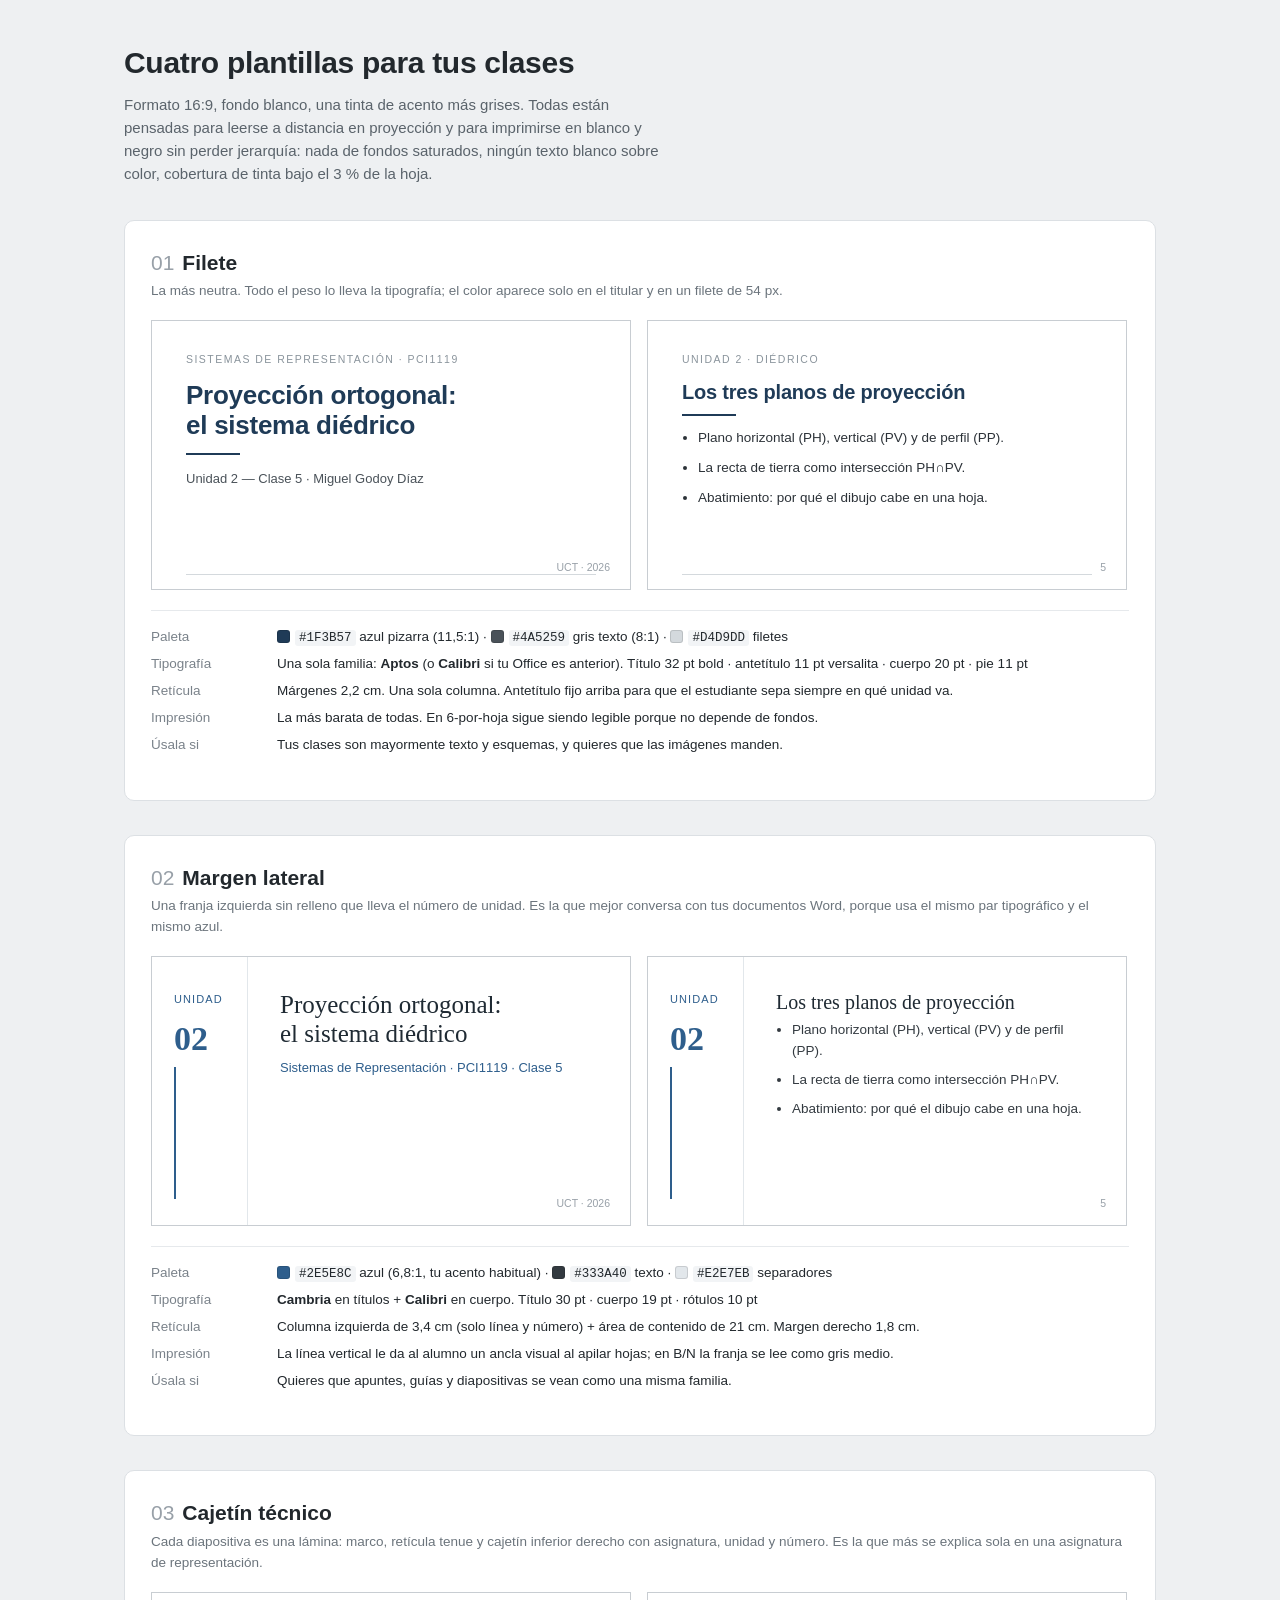
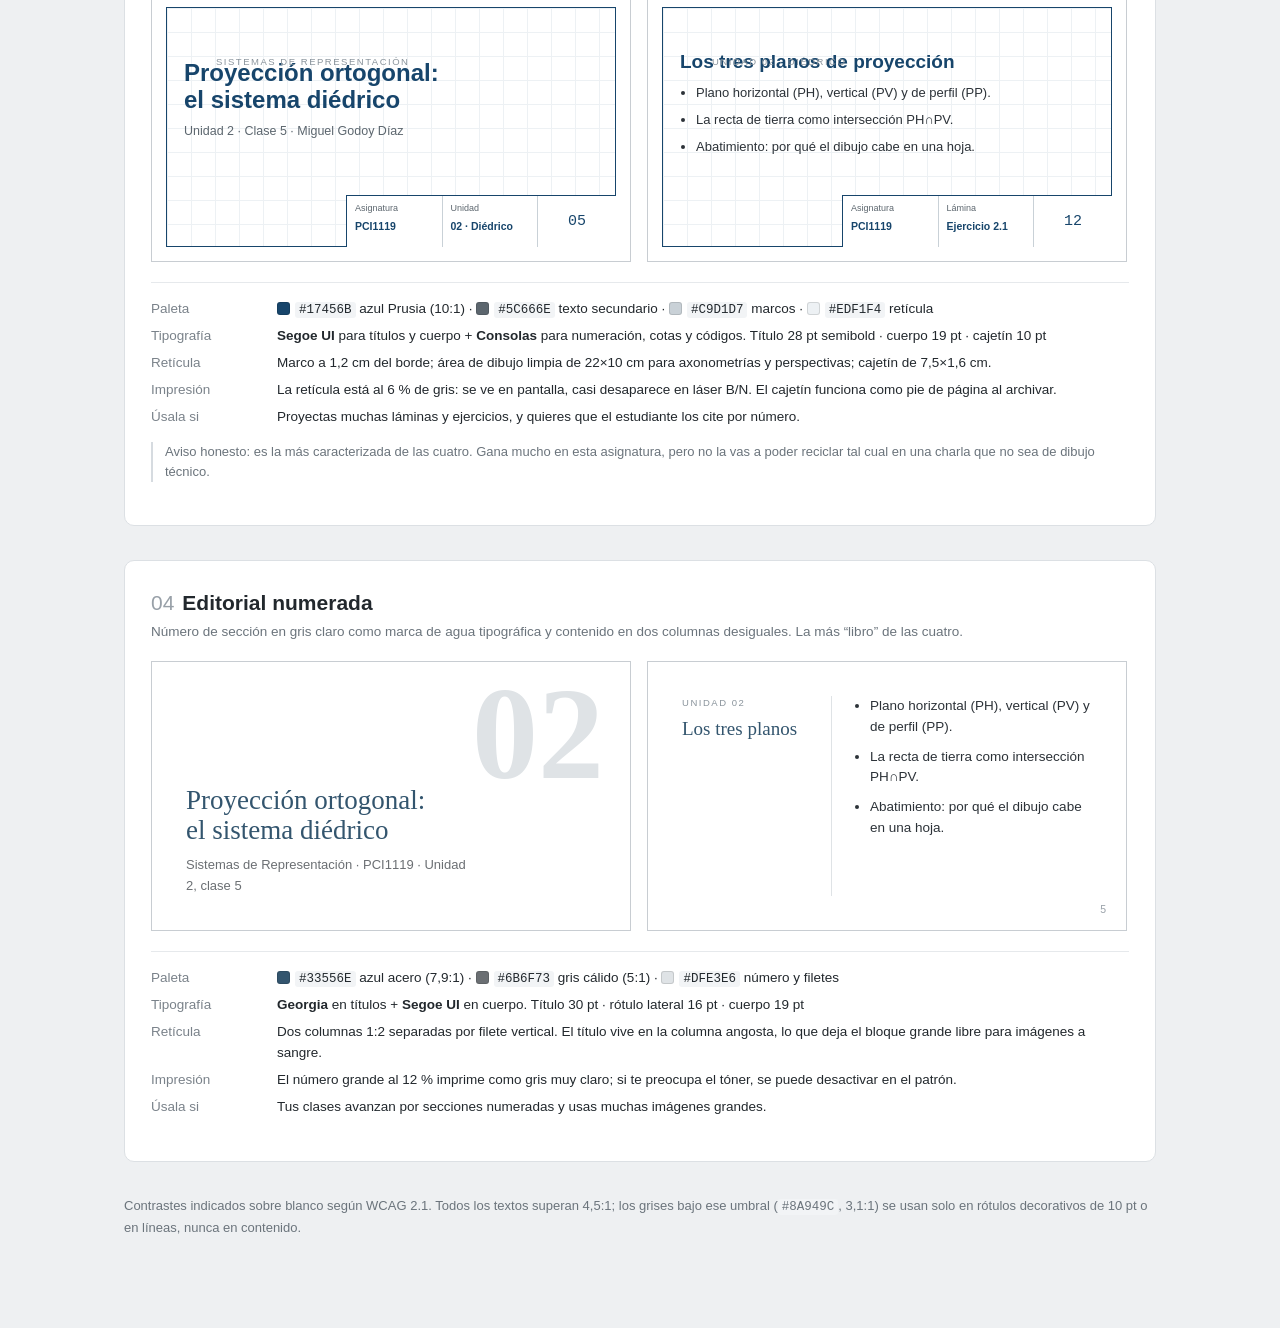
<file: 2_Clases/Estilos/Propuestas_plantillas_4_disenos.html>
<!DOCTYPE html>
<html lang="es">
<head>
<meta charset="utf-8">
<meta name="viewport" content="width=device-width, initial-scale=1">
<title>Plantillas de clase — 4 propuestas</title>
<style>
:root{ --ui:-apple-system,"Segoe UI",Roboto,Helvetica,Arial,sans-serif; }
*{box-sizing:border-box}
body{margin:0;background:#EEF0F2;font-family:var(--ui);color:#22282D;line-height:1.55}
.wrap{max-width:1080px;margin:0 auto;padding:40px 24px 80px}
h1{font-size:30px;margin:0 0 6px;letter-spacing:-.01em}
.lead{color:#5A636B;margin:0 0 34px;max-width:66ch;font-size:15px}
.card{background:#fff;border:1px solid #DCE0E4;border-radius:10px;padding:26px 26px 30px;margin-bottom:34px}
.card h2{font-size:21px;margin:0 0 2px}
.card h2 .n{color:#98A0A8;font-weight:400;margin-right:8px}
.tag{color:#6B747C;font-size:13.5px;margin:0 0 18px}
.slides{display:flex;gap:16px;flex-wrap:wrap;margin-bottom:20px}
.sl{width:480px;height:270px;background:#fff;border:1px solid #C8CDD2;position:relative;overflow:hidden;flex:0 0 auto}
.meta{display:grid;grid-template-columns:112px 1fr;gap:6px 14px;font-size:13.5px;border-top:1px solid #E6E9EC;padding-top:16px}
.meta dt{color:#7A828A}
.meta dd{margin:0}
.sw{display:inline-block;width:13px;height:13px;border-radius:3px;vertical-align:-2px;margin-right:5px;border:1px solid rgba(0,0,0,.12)}
code{font-family:ui-monospace,Consolas,monospace;font-size:12.5px;background:#F2F4F6;padding:1px 4px;border-radius:3px}
.note{font-size:13px;color:#6B747C;margin-top:14px;border-left:2px solid #D6DBE0;padding-left:12px}
.foot{font-size:13px;color:#6B747C;margin-top:30px}

/* ---------- A: Filete ---------- */
.A{font-family:var(--ui);padding:30px 34px}
.A .t{color:#1F3B57;font-size:26px;font-weight:700;letter-spacing:-.01em;line-height:1.15}
.A .rule{height:2px;background:#1F3B57;width:54px;margin:12px 0 14px}
.A .s{color:#4A5259;font-size:13px}
.A .kicker{color:#8A949C;font-size:10.5px;letter-spacing:.14em;text-transform:uppercase;margin-bottom:14px}
.A ul{margin:0;padding-left:16px;color:#2C3238;font-size:13.5px}
.A li{margin-bottom:9px}
.A .pg{position:absolute;bottom:14px;right:20px;color:#98A0A8;font-size:10.5px}
.A .hl{position:absolute;bottom:14px;left:34px;right:34px;height:1px;background:#D4D9DD}

/* ---------- B: Margen lateral ---------- */
.B{font-family:Cambria,Georgia,serif}
.B .col{position:absolute;left:0;top:0;bottom:0;width:96px;border-right:1px solid #E2E7EB}
.B .col .u{position:absolute;left:22px;top:34px;color:#2E5E8C;font-size:11px;letter-spacing:.1em;font-family:var(--ui);text-transform:uppercase}
.B .col .num{position:absolute;left:22px;top:56px;color:#2E5E8C;font-size:34px;font-weight:700}
.B .col .bar{position:absolute;left:22px;bottom:26px;width:2px;top:110px;background:#2E5E8C}
.B .body{margin-left:96px;padding:34px 32px 30px}
.B .t{color:#1F2A33;font-size:25px;line-height:1.15}
.B .s{color:#2E5E8C;font-size:13px;font-family:var(--ui);margin-top:10px}
.B p,.B li{font-family:Calibri,var(--ui);font-size:13.5px;color:#333A40}
.B ul{margin:6px 0 0;padding-left:16px}
.B li{margin-bottom:8px}
.B .pg{position:absolute;bottom:14px;right:20px;color:#98A0A8;font-size:10.5px;font-family:var(--ui)}

/* ---------- C: Cajetín técnico ---------- */
.C{font-family:"Segoe UI",var(--ui);padding:16px}
.C .frame{position:absolute;inset:14px;border:1px solid #17456B}
.C .grid{position:absolute;inset:15px;background-image:linear-gradient(#EDF1F4 1px,transparent 1px),linear-gradient(90deg,#EDF1F4 1px,transparent 1px);background-size:24px 24px}
.C .area{position:absolute;left:32px;right:32px;top:40px;bottom:74px}
.C .t{color:#17456B;font-size:24px;font-weight:600;line-height:1.15}
.C .s{color:#5C666E;font-size:12.5px;margin-top:8px}
.C ul{margin:10px 0 0;padding-left:16px;color:#2C3238;font-size:13px}
.C li{margin-bottom:7px}
.C .cj{position:absolute;right:14px;bottom:14px;height:52px;width:270px;border-left:1px solid #17456B;border-top:1px solid #17456B;display:grid;grid-template-columns:1fr 1fr 78px;font-size:9px;color:#5C666E;background:#fff}
.C .cj div{border-right:1px solid #C9D1D7;padding:6px 8px}
.C .cj div:last-child{border-right:0;color:#17456B;font-family:Consolas,ui-monospace,monospace;font-size:15px;display:flex;align-items:center;justify-content:center}
.C .cj b{display:block;color:#17456B;font-size:10.5px;font-weight:600;margin-top:2px}
.C .lbl{position:absolute;left:32px;top:22px;color:#8A949C;font-size:9.5px;letter-spacing:.16em;text-transform:uppercase}

/* ---------- D: Editorial numerada ---------- */
.D{font-family:"Segoe UI",var(--ui)}
.D .big{position:absolute;right:26px;top:6px;font-family:Georgia,serif;font-size:132px;color:#DFE3E6;line-height:1;font-weight:700}
.D .in{position:absolute;left:34px;right:34px;top:34px;bottom:34px}
.D .t{font-family:Georgia,serif;color:#33556E;font-size:27px;line-height:1.12}
.D .s{color:#6B6F73;font-size:13px;margin-top:10px;max-width:70%}
.D .split{display:grid;grid-template-columns:150px 1fr;gap:22px;height:100%}
.D .lft{border-right:1px solid #DFE3E6;padding-right:18px}
.D .lft .t{font-size:19px}
.D .lft .k{color:#8A949C;font-size:9.5px;letter-spacing:.16em;text-transform:uppercase;margin-bottom:8px}
.D ul{margin:0;padding-left:16px;color:#2C3238;font-size:13.5px}
.D li{margin-bottom:9px}
.D .pg{position:absolute;bottom:12px;right:20px;color:#98A0A8;font-size:10.5px}
</style>
</head>
<body>
<div class="wrap">
<h1>Cuatro plantillas para tus clases</h1>
<p class="lead">Formato 16:9, fondo blanco, una tinta de acento más grises. Todas están pensadas para leerse a distancia en proyección y para imprimirse en blanco y negro sin perder jerarquía: nada de fondos saturados, ningún texto blanco sobre color, cobertura de tinta bajo el 3&nbsp;% de la hoja.</p>

<!-- A -->
<div class="card">
  <h2><span class="n">01</span>Filete</h2>
  <p class="tag">La más neutra. Todo el peso lo lleva la tipografía; el color aparece solo en el titular y en un filete de 54&nbsp;px.</p>
  <div class="slides">
    <div class="sl A">
      <div class="kicker">Sistemas de Representación · PCI1119</div>
      <div class="t">Proyección ortogonal:<br>el sistema diédrico</div>
      <div class="rule"></div>
      <div class="s">Unidad 2 — Clase 5 · Miguel Godoy Díaz</div>
      <div class="hl"></div><div class="pg">UCT · 2026</div>
    </div>
    <div class="sl A">
      <div class="kicker">Unidad 2 · Diédrico</div>
      <div class="t" style="font-size:20px">Los tres planos de proyección</div>
      <div class="rule" style="height:1.5px;margin:10px 0 12px"></div>
      <ul>
        <li>Plano horizontal (PH), vertical (PV) y de perfil (PP).</li>
        <li>La recta de tierra como intersección PH∩PV.</li>
        <li>Abatimiento: por qué el dibujo cabe en una hoja.</li>
      </ul>
      <div class="hl"></div><div class="pg">5</div>
    </div>
  </div>
  <dl class="meta">
    <dt>Paleta</dt><dd><span class="sw" style="background:#1F3B57"></span><code>#1F3B57</code> azul pizarra (11,5:1) · <span class="sw" style="background:#4A5259"></span><code>#4A5259</code> gris texto (8:1) · <span class="sw" style="background:#D4D9DD"></span><code>#D4D9DD</code> filetes</dd>
    <dt>Tipografía</dt><dd>Una sola familia: <b>Aptos</b> (o <b>Calibri</b> si tu Office es anterior). Título 32&nbsp;pt bold · antetítulo 11&nbsp;pt versalita · cuerpo 20&nbsp;pt · pie 11&nbsp;pt</dd>
    <dt>Retícula</dt><dd>Márgenes 2,2&nbsp;cm. Una sola columna. Antetítulo fijo arriba para que el estudiante sepa siempre en qué unidad va.</dd>
    <dt>Impresión</dt><dd>La más barata de todas. En 6-por-hoja sigue siendo legible porque no depende de fondos.</dd>
    <dt>Úsala si</dt><dd>Tus clases son mayormente texto y esquemas, y quieres que las imágenes manden.</dd>
  </dl>
</div>

<!-- B -->
<div class="card">
  <h2><span class="n">02</span>Margen lateral</h2>
  <p class="tag">Una franja izquierda sin relleno que lleva el número de unidad. Es la que mejor conversa con tus documentos Word, porque usa el mismo par tipográfico y el mismo azul.</p>
  <div class="slides">
    <div class="sl B">
      <div class="col"><div class="u">Unidad</div><div class="num">02</div><div class="bar"></div></div>
      <div class="body">
        <div class="t">Proyección ortogonal:<br>el sistema diédrico</div>
        <div class="s">Sistemas de Representación · PCI1119 · Clase 5</div>
      </div>
      <div class="pg">UCT · 2026</div>
    </div>
    <div class="sl B">
      <div class="col"><div class="u">Unidad</div><div class="num">02</div><div class="bar"></div></div>
      <div class="body">
        <div class="t" style="font-size:20px">Los tres planos de proyección</div>
        <ul>
          <li>Plano horizontal (PH), vertical (PV) y de perfil (PP).</li>
          <li>La recta de tierra como intersección PH∩PV.</li>
          <li>Abatimiento: por qué el dibujo cabe en una hoja.</li>
        </ul>
      </div>
      <div class="pg">5</div>
    </div>
  </div>
  <dl class="meta">
    <dt>Paleta</dt><dd><span class="sw" style="background:#2E5E8C"></span><code>#2E5E8C</code> azul (6,8:1, tu acento habitual) · <span class="sw" style="background:#333A40"></span><code>#333A40</code> texto · <span class="sw" style="background:#E2E7EB"></span><code>#E2E7EB</code> separadores</dd>
    <dt>Tipografía</dt><dd><b>Cambria</b> en títulos + <b>Calibri</b> en cuerpo. Título 30&nbsp;pt · cuerpo 19&nbsp;pt · rótulos 10&nbsp;pt</dd>
    <dt>Retícula</dt><dd>Columna izquierda de 3,4&nbsp;cm (solo línea y número) + área de contenido de 21&nbsp;cm. Margen derecho 1,8&nbsp;cm.</dd>
    <dt>Impresión</dt><dd>La línea vertical le da al alumno un ancla visual al apilar hojas; en B/N la franja se lee como gris medio.</dd>
    <dt>Úsala si</dt><dd>Quieres que apuntes, guías y diapositivas se vean como una misma familia.</dd>
  </dl>
</div>

<!-- C -->
<div class="card">
  <h2><span class="n">03</span>Cajetín técnico</h2>
  <p class="tag">Cada diapositiva es una lámina: marco, retícula tenue y cajetín inferior derecho con asignatura, unidad y número. Es la que más se explica sola en una asignatura de representación.</p>
  <div class="slides">
    <div class="sl C">
      <div class="grid"></div><div class="frame"></div>
      <div class="area">
        <div class="lbl">Sistemas de Representación</div>
        <div class="t" style="margin-top:26px">Proyección ortogonal:<br>el sistema diédrico</div>
        <div class="s">Unidad 2 · Clase 5 · Miguel Godoy Díaz</div>
      </div>
      <div class="cj"><div>Asignatura<b>PCI1119</b></div><div>Unidad<b>02 · Diédrico</b></div><div>05</div></div>
    </div>
    <div class="sl C">
      <div class="grid"></div><div class="frame"></div>
      <div class="area">
        <div class="lbl">Unidad 02 · Diédrico</div>
        <div class="t" style="font-size:19px;margin-top:18px">Los tres planos de proyección</div>
        <ul>
          <li>Plano horizontal (PH), vertical (PV) y de perfil (PP).</li>
          <li>La recta de tierra como intersección PH∩PV.</li>
          <li>Abatimiento: por qué el dibujo cabe en una hoja.</li>
        </ul>
      </div>
      <div class="cj"><div>Asignatura<b>PCI1119</b></div><div>Lámina<b>Ejercicio 2.1</b></div><div>12</div></div>
    </div>
  </div>
  <dl class="meta">
    <dt>Paleta</dt><dd><span class="sw" style="background:#17456B"></span><code>#17456B</code> azul Prusia (10:1) · <span class="sw" style="background:#5C666E"></span><code>#5C666E</code> texto secundario · <span class="sw" style="background:#C9D1D7"></span><code>#C9D1D7</code> marcos · <span class="sw" style="background:#EDF1F4"></span><code>#EDF1F4</code> retícula</dd>
    <dt>Tipografía</dt><dd><b>Segoe UI</b> para títulos y cuerpo + <b>Consolas</b> para numeración, cotas y códigos. Título 28&nbsp;pt semibold · cuerpo 19&nbsp;pt · cajetín 10&nbsp;pt</dd>
    <dt>Retícula</dt><dd>Marco a 1,2&nbsp;cm del borde; área de dibujo limpia de 22×10&nbsp;cm para axonometrías y perspectivas; cajetín de 7,5×1,6&nbsp;cm.</dd>
    <dt>Impresión</dt><dd>La retícula está al 6&nbsp;% de gris: se ve en pantalla, casi desaparece en láser B/N. El cajetín funciona como pie de página al archivar.</dd>
    <dt>Úsala si</dt><dd>Proyectas muchas láminas y ejercicios, y quieres que el estudiante los cite por número.</dd>
  </dl>
  <p class="note">Aviso honesto: es la más caracterizada de las cuatro. Gana mucho en esta asignatura, pero no la vas a poder reciclar tal cual en una charla que no sea de dibujo técnico.</p>
</div>

<!-- D -->
<div class="card">
  <h2><span class="n">04</span>Editorial numerada</h2>
  <p class="tag">Número de sección en gris claro como marca de agua tipográfica y contenido en dos columnas desiguales. La más “libro” de las cuatro.</p>
  <div class="slides">
    <div class="sl D">
      <div class="big">02</div>
      <div class="in">
        <div style="position:absolute;bottom:0;left:0;right:0">
          <div class="t">Proyección ortogonal:<br>el sistema diédrico</div>
          <div class="s">Sistemas de Representación · PCI1119 · Unidad 2, clase 5</div>
        </div>
      </div>
    </div>
    <div class="sl D">
      <div class="in">
        <div class="split">
          <div class="lft"><div class="k">Unidad 02</div><div class="t">Los tres planos</div></div>
          <div>
            <ul>
              <li>Plano horizontal (PH), vertical (PV) y de perfil (PP).</li>
              <li>La recta de tierra como intersección PH∩PV.</li>
              <li>Abatimiento: por qué el dibujo cabe en una hoja.</li>
            </ul>
          </div>
        </div>
      </div>
      <div class="pg">5</div>
    </div>
  </div>
  <dl class="meta">
    <dt>Paleta</dt><dd><span class="sw" style="background:#33556E"></span><code>#33556E</code> azul acero (7,9:1) · <span class="sw" style="background:#6B6F73"></span><code>#6B6F73</code> gris cálido (5:1) · <span class="sw" style="background:#DFE3E6"></span><code>#DFE3E6</code> número y filetes</dd>
    <dt>Tipografía</dt><dd><b>Georgia</b> en títulos + <b>Segoe UI</b> en cuerpo. Título 30&nbsp;pt · rótulo lateral 16&nbsp;pt · cuerpo 19&nbsp;pt</dd>
    <dt>Retícula</dt><dd>Dos columnas 1:2 separadas por filete vertical. El título vive en la columna angosta, lo que deja el bloque grande libre para imágenes a sangre.</dd>
    <dt>Impresión</dt><dd>El número grande al 12&nbsp;% imprime como gris muy claro; si te preocupa el tóner, se puede desactivar en el patrón.</dd>
    <dt>Úsala si</dt><dd>Tus clases avanzan por secciones numeradas y usas muchas imágenes grandes.</dd>
  </dl>
</div>

<p class="foot">Contrastes indicados sobre blanco según WCAG 2.1. Todos los textos superan 4,5:1; los grises bajo ese umbral (<code>#8A949C</code>, 3,1:1) se usan solo en rótulos decorativos de 10&nbsp;pt o en líneas, nunca en contenido.</p>
</div>
</body>
</html>
</file>
